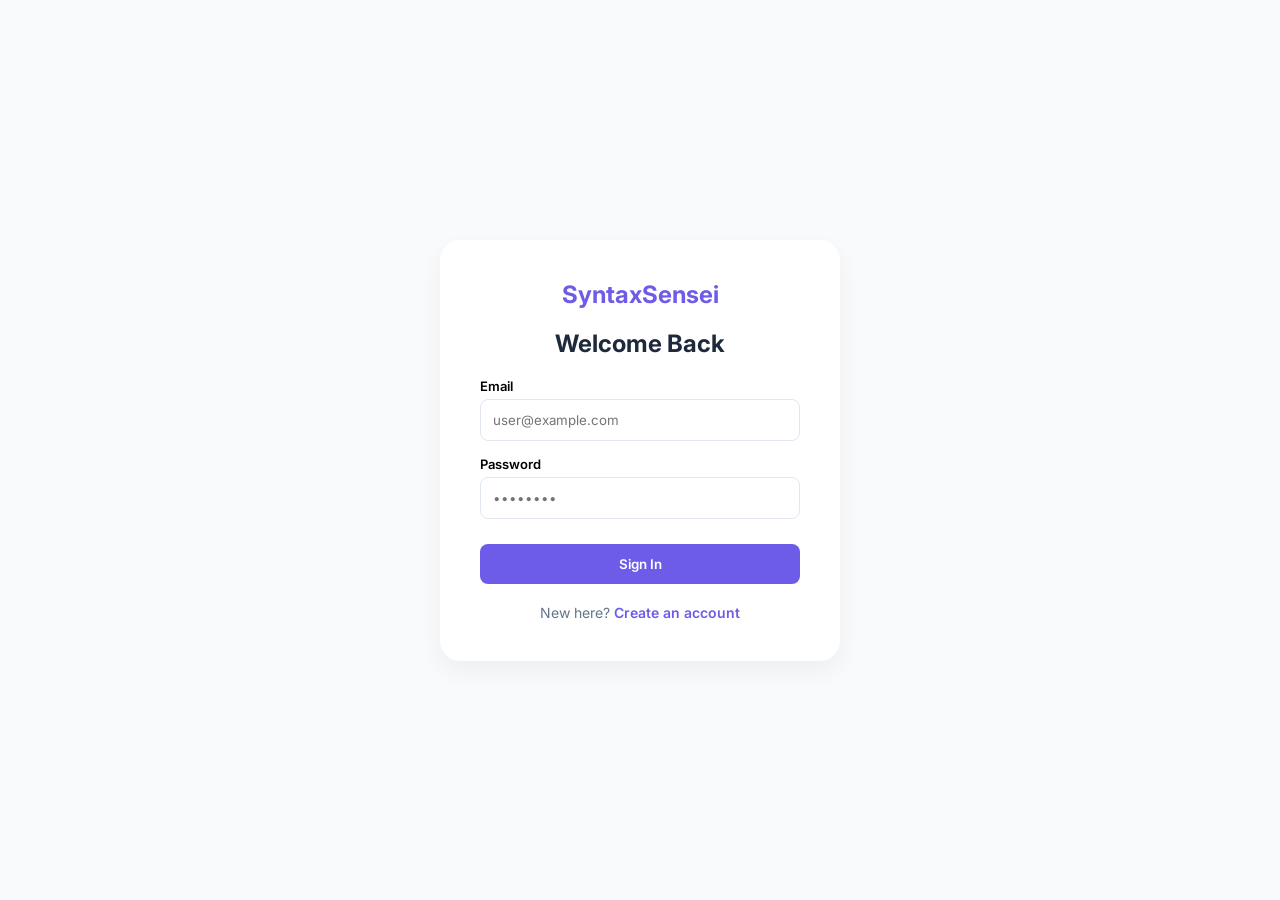
<file: auth.html>
<!DOCTYPE html>
<html lang="en">

<head>

    <meta charset="UTF-8">

    <meta name="viewport"
        content="width=device-width, initial-scale=1.0">

    <title>SyntaxSensei | Login</title>

    <link href="https://fonts.googleapis.com/css2?family=Inter:wght@400;600;700&display=swap"
        rel="stylesheet">

    <style>

        :root {

            --primary: #6c5ce7;
            --bg: #f9fafc;
            --text: #1e293b;

        }

        * {

            margin: 0;
            padding: 0;
            box-sizing: border-box;
            font-family: 'Inter', sans-serif;

        }

        body {

            background-color: var(--bg);

            display: flex;

            justify-content: center;

            align-items: center;

            min-height: 100vh;

        }

        .auth-card {

            background: white;

            width: 100%;

            max-width: 400px;

            padding: 40px;

            border-radius: 20px;

            box-shadow: 0 10px 25px rgba(0,0,0,0.05);

        }

        .logo {

            color: var(--primary);

            font-weight: 700;

            font-size: 24px;

            text-align: center;

            margin-bottom: 20px;

        }

        h2 {

            text-align: center;

            margin-bottom: 20px;

            color: var(--text);

        }

        .form-group {

            margin-bottom: 15px;

        }

        label {

            display: block;

            font-size: 13px;

            font-weight: 600;

            margin-bottom: 5px;

        }

        input {

            width: 100%;

            padding: 12px;

            border: 1px solid #e2e8f0;

            border-radius: 8px;

            outline: none;

        }

        input:focus {

            border-color: var(--primary);

        }

        .btn {

            width: 100%;

            padding: 12px;

            background: var(--primary);

            color: white;

            border: none;

            border-radius: 8px;

            font-weight: 600;

            cursor: pointer;

            margin-top: 10px;

        }

        .switch-link {

            text-align: center;

            margin-top: 20px;

            font-size: 14px;

            color: #64748b;

        }

        .switch-link span {

            color: var(--primary);

            cursor: pointer;

            font-weight: 600;

        }

        .hidden {

            display: none;

        }

        .error-msg {

            color: #ef4444;

            font-size: 12px;

            margin-top: 5px;

            display: none;

        }

    </style>

</head>

<body>

    <div class="auth-card">

        <div class="logo">
            SyntaxSensei
        </div>


        <!-- ================= LOGIN ================= -->

        <div id="login-section">

            <h2>Welcome Back</h2>

            <form id="loginForm">

                <div class="form-group">

                    <label>Email</label>

                    <input type="email"
                        id="loginEmail"
                        required
                        placeholder="user@example.com">

                </div>

                <div class="form-group">

                    <label>Password</label>

                    <input type="password"
                        id="loginPassword"
                        required
                        placeholder="••••••••">

                </div>

                <p id="loginError"
                    class="error-msg">
                </p>

                <button type="submit"
                    class="btn">

                    Sign In

                </button>

            </form>

            <p class="switch-link">

                New here?

                <span onclick="toggleAuth()">
                    Create an account
                </span>

            </p>

        </div>


        <!-- ================= SIGNUP ================= -->

        <div id="signup-section"
            class="hidden">

            <h2>Create Account</h2>

            <form id="signupForm">

                <div class="form-group">

                    <label>Full Name</label>

                    <input type="text"
                        id="signupName"
                        required
                        placeholder="Your Name">

                </div>

                <div class="form-group">

                    <label>Email</label>

                    <input type="email"
                        id="signupEmail"
                        required
                        placeholder="user@example.com">

                </div>

                <div class="form-group">

                    <label>Password</label>

                    <input type="password"
                        id="signupPassword"
                        required
                        placeholder="••••••••">

                </div>

                <button type="submit"
                    class="btn">

                    Register

                </button>

            </form>

            <p class="switch-link">

                Have an account?

                <span onclick="toggleAuth()">
                    Log in
                </span>

            </p>

        </div>

    </div>


    <!-- ================= SCRIPT ================= -->

    <script>

        // ================= TOGGLE ================= //

        function toggleAuth() {

            document.getElementById('login-section')
                .classList.toggle('hidden');

            document.getElementById('signup-section')
                .classList.toggle('hidden');

        }


        // ================= REGISTER USER ================= //

document.getElementById('signupForm')
.addEventListener('submit', async (e) => {

    e.preventDefault();

    const username =
        document.getElementById(
            'signupName'
        ).value;

    const email =
        document.getElementById(
            'signupEmail'
        ).value;

    const password =
        document.getElementById(
            'signupPassword'
        ).value;

    try {

        const response =
            await fetch(

                `http://127.0.0.1:8000/register?username=${encodeURIComponent(username)}&email=${encodeURIComponent(email)}&password=${encodeURIComponent(password)}`,

                {
                    method: 'POST'
                }

            );

        const data =
            await response.json();

        if (data.success) {

            alert(
                "Registration Successful!"
            );

            toggleAuth();

        } else {

            alert(
                data.message
            );

        }

    } catch (error) {

        console.error(error);

        alert(
            "Registration failed!"
        );

    }

});


        // ================= LOGIN USER ================= //

        document.getElementById('loginForm')
        .addEventListener('submit', async (e) => {

            e.preventDefault();

            const email =
                document.getElementById('loginEmail').value;

            const password =
                document.getElementById('loginPassword').value;

            // Generate username from email

            const username =
                email.split('@')[0];

            // Save session

            sessionStorage.setItem(
                'isLoggedIn',
                'true'
            );

            sessionStorage.setItem(
                'userName',
                username
            );

            sessionStorage.setItem(
                'userEmail',
                email
            );

            alert("Login Successful!");

            window.location.href = 'index.html';

        });

    </script>

</body>

</html>
</file>
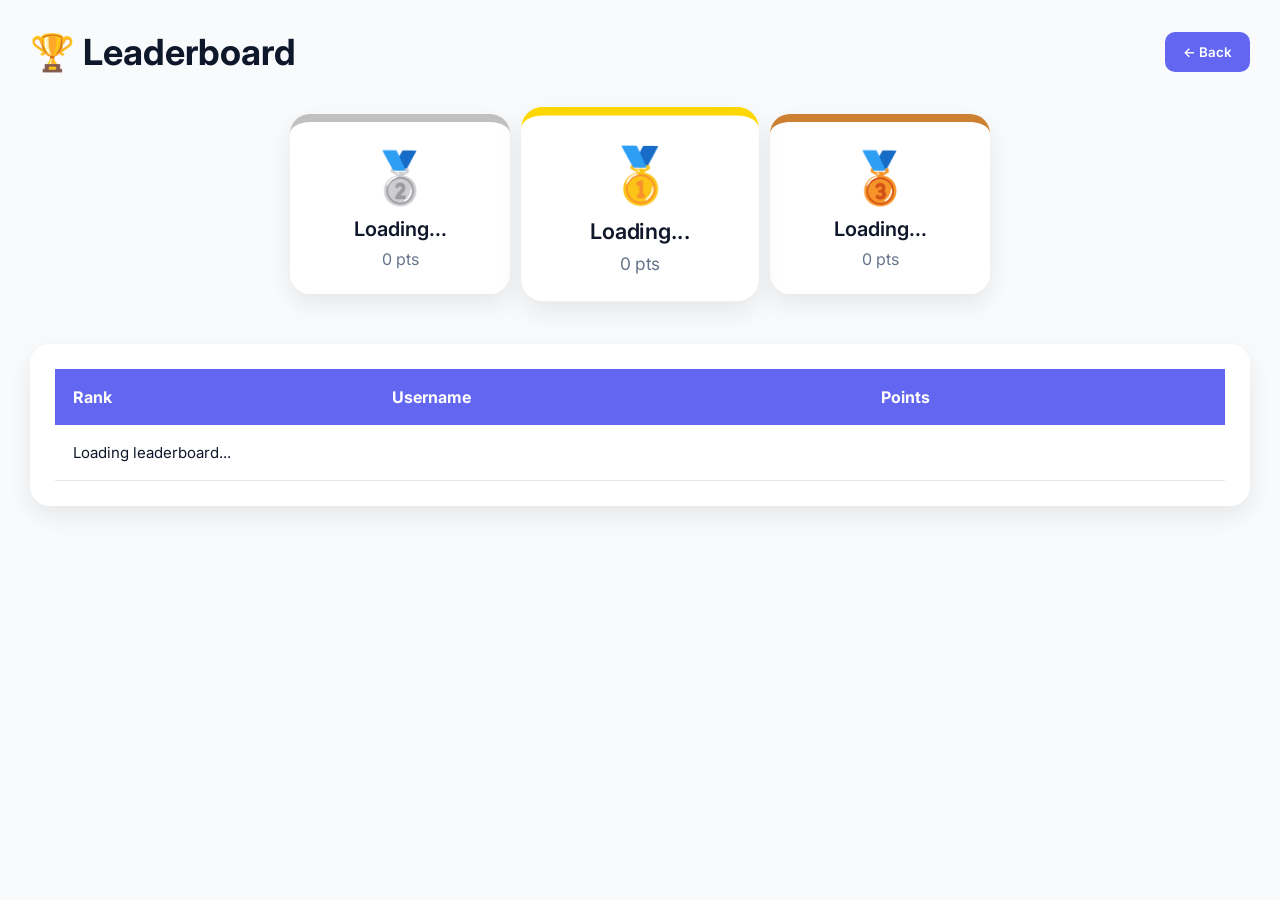
<file: leaderboard.html>
<!DOCTYPE html>
<html lang="en">

<head>

    <meta charset="UTF-8">

    <meta name="viewport"
        content="width=device-width, initial-scale=1.0">

    <title>Leaderboard | SyntaxSensei</title>

    <link rel="stylesheet"
        href="leaderboard.css">

    <link href="https://fonts.googleapis.com/css2?family=Inter:wght@300;400;500;600;700&display=swap"
        rel="stylesheet">

</head>

<body>

    <!-- ================= HEADER ================= -->

    <header class="leaderboard-header">

        <h1>

            🏆 Leaderboard

        </h1>

        <button id="backBtn">

            ← Back

        </button>

    </header>


    <!-- ================= TOP CARDS ================= -->

    <section class="top-ranks">

        <div class="top-card silver">

            <h2>🥈</h2>

            <p id="rank2Name">

                Loading...

            </p>

            <span id="rank2Score">

                0 pts

            </span>

        </div>

        <div class="top-card gold">

            <h2>🥇</h2>

            <p id="rank1Name">

                Loading...

            </p>

            <span id="rank1Score">

                0 pts

            </span>

        </div>

        <div class="top-card bronze">

            <h2>🥉</h2>

            <p id="rank3Name">

                Loading...

            </p>

            <span id="rank3Score">

                0 pts

            </span>

        </div>

    </section>


    <!-- ================= TABLE ================= -->

    <section class="leaderboard-table">

        <table>

            <thead>

                <tr>

                    <th>Rank</th>

                    <th>Username</th>

                    <th>Points</th>

                </tr>

            </thead>

            <tbody id="leaderboardBody">

                <tr>

                    <td colspan="3">

                        Loading leaderboard...

                    </td>

                </tr>

            </tbody>

        </table>

    </section>


    <!-- ================= SCRIPT ================= -->

    <script src="leaderboard.js"></script>

</body>

</html>
</file>
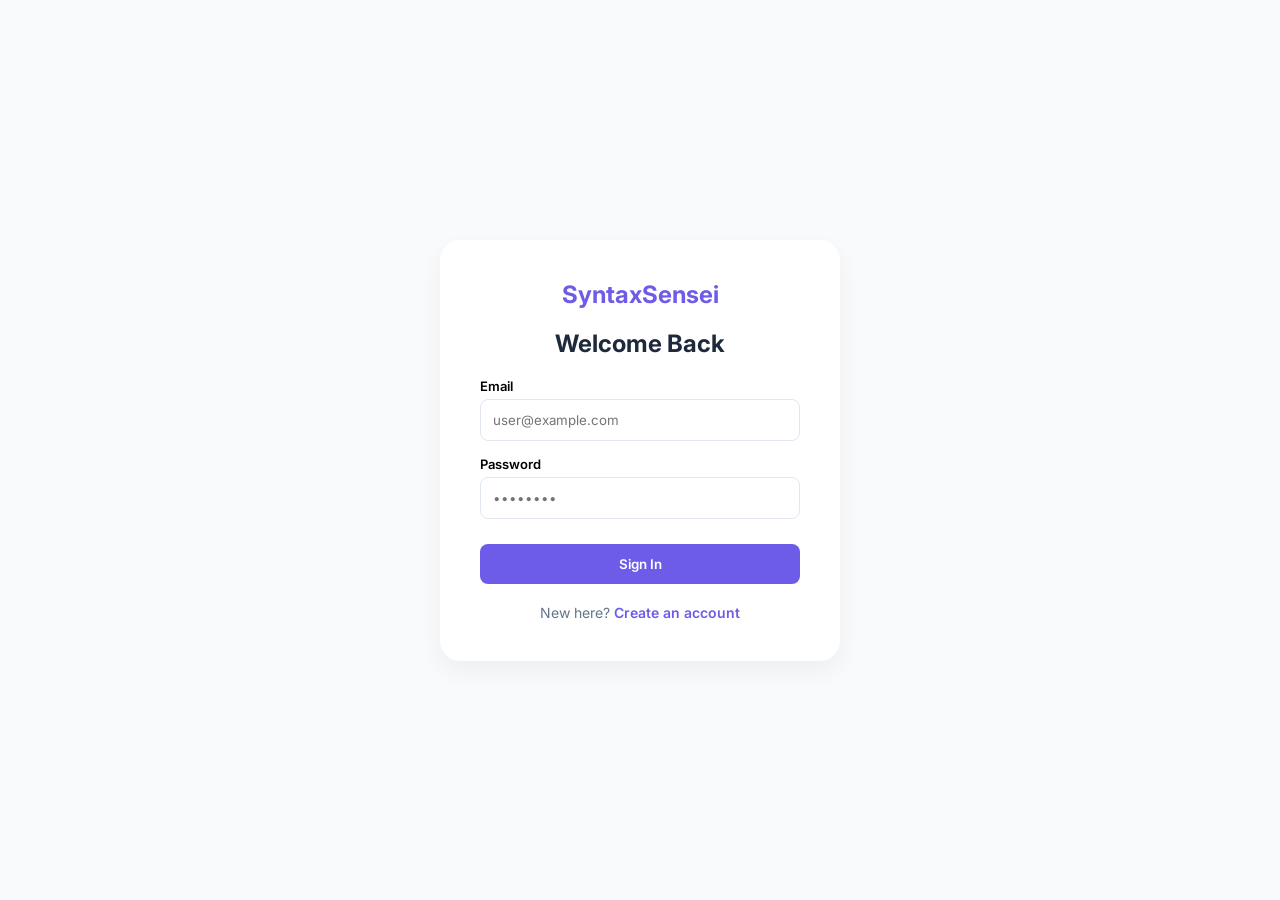
<file: tutor.html>
<!DOCTYPE html>
<html lang="en">
<head>
    <meta charset="UTF-8">
    <meta name="viewport" content="width=device-width, initial-scale=1.0">
    <title>SyntaxSensei | AI Tutor</title>
    <link href="https://fonts.googleapis.com/css2?family=Inter:wght@300;400;500;600;700&display=swap" rel="stylesheet">
    <style>
        :root {
            --primary: #6c5ce7;
            --primary-light: #a29bfe;
            --bg: #f9fafc;
            --text: #1e293b;
            --muted: #64748b;
            --border: #e2e8f0;
            --card: #ffffff;
            --success: #10b981;
            --danger: #ef4444;
        }

        * { margin: 0; padding: 0; box-sizing: border-box; font-family: 'Inter', sans-serif; }

        body { background: var(--bg); color: var(--text); min-height: 100vh; }

        /* ── NAVBAR ── */
        .navbar {
            display: flex;
            justify-content: space-between;
            align-items: center;
            padding: 16px 40px;
            background: white;
            border-bottom: 1px solid var(--border);
            position: sticky;
            top: 0;
            z-index: 100;
        }
        .logo { color: var(--primary); font-weight: 700; font-size: 20px; }
        .nav-links { display: flex; align-items: center; gap: 28px; }
        .nav-links a {
            text-decoration: none;
            color: var(--muted);
            font-size: 14px;
            font-weight: 500;
            cursor: pointer;
            transition: color 0.2s;
        }
        .nav-links a:hover, .nav-links a.active { color: var(--primary); }
        .back-btn {
            background: var(--primary);
            color: white;
            border: none;
            padding: 8px 18px;
            border-radius: 8px;
            font-size: 13px;
            font-weight: 600;
            cursor: pointer;
            text-decoration: none;
        }
        .back-btn:hover { opacity: 0.9; }

        /* ── PAGE HEADER ── */
        .page-header {
            background: linear-gradient(135deg, #6c5ce7 0%, #a29bfe 100%);
            color: white;
            padding: 40px;
            text-align: center;
        }
        .page-header h1 { font-size: 32px; font-weight: 700; margin-bottom: 8px; }
        .page-header p { font-size: 15px; opacity: 0.85; }

        /* ── TABS ── */
        .tabs-wrapper {
            display: flex;
            justify-content: center;
            background: white;
            border-bottom: 1px solid var(--border);
            padding: 0 40px;
            gap: 4px;
            overflow-x: auto;
        }
        .tab-btn {
            padding: 16px 24px;
            border: none;
            background: none;
            font-size: 14px;
            font-weight: 500;
            color: var(--muted);
            cursor: pointer;
            border-bottom: 3px solid transparent;
            white-space: nowrap;
            transition: all 0.2s;
        }
        .tab-btn:hover { color: var(--primary); }
        .tab-btn.active {
            color: var(--primary);
            border-bottom-color: var(--primary);
        }
        .tab-btn .tab-icon { margin-right: 6px; font-size: 16px; }

        /* ── CONTENT ── */
        .content { max-width: 800px; margin: 40px auto; padding: 0 20px 60px; }

        .tab-panel { display: none; }
        .tab-panel.active { display: block; }

        /* ── CARDS ── */
        .card {
            background: var(--card);
            border-radius: 16px;
            padding: 28px;
            border: 1px solid var(--border);
            margin-bottom: 20px;
        }
        .card h3 { font-size: 16px; font-weight: 600; margin-bottom: 16px; color: var(--text); }

        /* ── FORM ELEMENTS ── */
        .form-row { display: flex; gap: 12px; flex-wrap: wrap; margin-bottom: 14px; }
        .form-group { display: flex; flex-direction: column; gap: 6px; flex: 1; min-width: 160px; }
        .form-group label { font-size: 12px; font-weight: 600; color: var(--muted); text-transform: uppercase; letter-spacing: 0.5px; }

        input[type="text"], textarea, select {
            padding: 10px 14px;
            border: 1px solid var(--border);
            border-radius: 8px;
            font-size: 14px;
            font-family: 'Inter', sans-serif;
            color: var(--text);
            background: white;
            outline: none;
            transition: border-color 0.2s;
            width: 100%;
        }
        input[type="text"]:focus, textarea:focus, select:focus { border-color: var(--primary); }
        textarea { resize: vertical; min-height: 100px; }

        input[type="range"] {
            width: 100%;
            accent-color: var(--primary);
        }
        .range-label { font-size: 13px; color: var(--primary); font-weight: 600; margin-top: 4px; }

        /* ── BUTTONS ── */
        .btn {
            padding: 11px 24px;
            border-radius: 8px;
            font-size: 14px;
            font-weight: 600;
            cursor: pointer;
            border: none;
            transition: all 0.2s;
        }
        .btn-primary { background: var(--primary); color: white; }
        .btn-primary:hover { opacity: 0.9; }
        .btn-primary:disabled { opacity: 0.6; cursor: not-allowed; }

        /* ── RESULT BOX ── */
        .result-box {
            background: #f8fafc;
            border: 1px solid var(--border);
            border-radius: 10px;
            padding: 18px;
            margin-top: 16px;
            font-size: 14px;
            line-height: 1.7;
            color: var(--text);
            white-space: pre-wrap;
            max-height: 500px;
            overflow-y: auto;
            display: none;
        }
        .result-box.visible { display: block; }
        .result-box.error { color: var(--danger); border-color: #fecaca; background: #fff5f5; }

        /* ── LOADING SPINNER ── */
        .spinner {
            display: inline-block;
            width: 14px; height: 14px;
            border: 2px solid rgba(255,255,255,0.4);
            border-top-color: white;
            border-radius: 50%;
            animation: spin 0.7s linear infinite;
            margin-right: 6px;
            vertical-align: middle;
        }
        @keyframes spin { to { transform: rotate(360deg); } }

        /* ── QUIZ SPECIFIC ── */
        .quiz-question {
            background: white;
            border: 1px solid var(--border);
            border-radius: 10px;
            padding: 16px 20px;
            margin-bottom: 12px;
        }
        .quiz-question p { font-weight: 600; font-size: 14px; margin-bottom: 10px; }
        .quiz-option {
            display: flex;
            align-items: center;
            gap: 8px;
            padding: 6px 0;
            font-size: 14px;
            cursor: pointer;
        }
        .quiz-option input { accent-color: var(--primary); }
        .quiz-result-badge {
            display: inline-block;
            padding: 10px 20px;
            border-radius: 8px;
            font-weight: 600;
            font-size: 15px;
            margin-top: 12px;
            background: #ede9fe;
            color: var(--primary);
        }

        /* ── HIDDEN ── */
        .hidden { display: none !important; }

        /* ── LEVEL TOGGLE SECTIONS ── */
        .level-extras { transition: all 0.2s; }
    </style>
</head>
<body>

    <!-- NAVBAR -->
    <header class="navbar">
        <div class="logo">AI SyntaxSensei</div>
        <nav class="nav-links">
            <a href="index.html">Home</a>
            <a href="#">About Us</a>
            <a class="active">AI Tutor</a>
            <a href="index.html#challenges">Coding Challenges</a>
            <a href="index.html">Leaderboard</a>
        </nav>
        <a href="index.html" class="back-btn">← Back to Dashboard</a>
    </header>

    <!-- PAGE HEADER -->
    <div class="page-header">
        <h1>AI Tutor</h1>
        <p>Your personal AI-powered learning assistant — explain, quiz, generate MCQs, write and code</p>
    </div>

    <!-- TABS -->
    <div class="tabs-wrapper">
        <button class="tab-btn active" onclick="switchTab('explain', this)">
            <span class="tab-icon">📘</span> Explain
        </button>
        <button class="tab-btn" onclick="switchTab('mcq', this)">
            <span class="tab-icon">📝</span> MCQ Generator
        </button>
        <button class="tab-btn" onclick="switchTab('quiz', this)">
            <span class="tab-icon">🎯</span> Practice Quiz
        </button>
        <button class="tab-btn" onclick="switchTab('writing', this)">
            <span class="tab-icon">✍️</span> Writing Assistant
        </button>
        <button class="tab-btn" onclick="switchTab('code', this)">
            <span class="tab-icon">💻</span> Code Helper
        </button>
    </div>

    <!-- CONTENT -->
    <div class="content">

        <!-- ── EXPLAIN TAB ── -->
        <div class="tab-panel active" id="tab-explain">
            <div class="card">
                <h3>📘 Topic Explanation</h3>
                <div class="form-row">
                    <div class="form-group" style="flex:2">
                        <label>Topic</label>
                        <input type="text" id="exp-topic" placeholder="e.g. Photosynthesis, Recursion, World War 2">
                    </div>
                    <div class="form-group">
                        <label>Student Level</label>
                        <select id="exp-level" onchange="toggleExtras('exp')">
                            <option value="High School">High School</option>
                            <option value="Graduation">Graduation</option>
                        </select>
                    </div>
                </div>
                <div class="form-row level-extras" id="exp-extras">
                    <div class="form-group">
                        <label>Grade</label>
                        <select id="exp-grade">
                            <option>5th</option><option>6th</option><option>7th</option>
                            <option>8th</option><option>9th</option><option>10th</option>
                            <option>11th</option><option>12th</option>
                        </select>
                    </div>
                    <div class="form-group">
                        <label>Board</label>
                        <select id="exp-board">
                            <option>CBSE</option><option>ICSE</option><option>SSC</option>
                        </select>
                    </div>
                </div>
                <button class="btn btn-primary" id="exp-btn" onclick="runExplain()">
                    Generate Explanation
                </button>
                <div class="result-box" id="exp-result"></div>
            </div>
        </div>

        <!-- ── MCQ TAB ── -->
        <div class="tab-panel" id="tab-mcq">
            <div class="card">
                <h3>📝 MCQ Generator</h3>
                <div class="form-row">
                    <div class="form-group" style="flex:2">
                        <label>Topic</label>
                        <input type="text" id="mcq-topic" placeholder="e.g. Newton's Laws, Data Structures">
                    </div>
                    <div class="form-group">
                        <label>Student Level</label>
                        <select id="mcq-level" onchange="toggleExtras('mcq')">
                            <option value="High School">High School</option>
                            <option value="Graduation">Graduation</option>
                        </select>
                    </div>
                </div>
                <div class="form-row level-extras" id="mcq-extras">
                    <div class="form-group">
                        <label>Grade</label>
                        <select id="mcq-grade">
                            <option>5th</option><option>6th</option><option>7th</option>
                            <option>8th</option><option>9th</option><option>10th</option>
                            <option>11th</option><option>12th</option>
                        </select>
                    </div>
                    <div class="form-group">
                        <label>Board</label>
                        <select id="mcq-board">
                            <option>CBSE</option><option>ICSE</option><option>SSC</option>
                        </select>
                    </div>
                </div>
                <div class="form-group" style="margin-bottom:16px">
                    <label>Number of MCQs: <span id="mcq-count-label">5</span></label>
                    <input type="range" id="mcq-count" min="5" max="15" value="5"
                           oninput="document.getElementById('mcq-count-label').textContent = this.value">
                </div>
                <button class="btn btn-primary" id="mcq-btn" onclick="runMCQ()">
                    Generate MCQs
                </button>
                <div class="result-box" id="mcq-result"></div>
            </div>
        </div>

        <!-- ── QUIZ TAB ── -->
        <div class="tab-panel" id="tab-quiz">
            <div class="card">
                <h3>🎯 Quiz Competition</h3>
                <div class="form-row">
                    <div class="form-group">
                        <label>Grade</label>
                        <select id="quiz-grade">
                            <option>5th</option><option>6th</option><option>7th</option>
                            <option>8th</option><option>9th</option><option>10th</option>
                        </select>
                    </div>
                    <div class="form-group" style="flex:2">
                        <label>Topics (select multiple)</label>
                        <select id="quiz-topics" multiple style="min-height:90px">
                            <option value="Science">Science</option>
                            <option value="Social Studies">Social Studies</option>
                            <option value="Maths">Maths</option>
                            <option value="Computer">Computer</option>
                            <option value="English Grammar">English Grammar</option>
                        </select>
                        <span style="font-size:11px;color:var(--muted);margin-top:4px">Hold Ctrl / Cmd to select multiple</span>
                    </div>
                </div>
                <button class="btn btn-primary" id="quiz-gen-btn" onclick="generateQuiz()">
                    Generate Quiz
                </button>
            </div>

            <!-- Questions render here -->
            <div id="quiz-questions-wrapper" class="hidden">
                <div id="quiz-questions"></div>
                <button class="btn btn-primary" onclick="submitQuiz()" style="width:100%;margin-top:8px">
                    Submit Quiz
                </button>
                <div id="quiz-score" class="quiz-result-badge hidden"></div>
            </div>
        </div>

        <!-- ── WRITING TAB ── -->
        <div class="tab-panel" id="tab-writing">
            <div class="card">
                <h3>✍️ Writing Assistant</h3>
                <div class="form-row">
                    <div class="form-group" style="flex:2">
                        <label>Topic</label>
                        <input type="text" id="write-topic" placeholder="e.g. Climate Change, My School, Diwali">
                    </div>
                    <div class="form-group">
                        <label>Writing Type</label>
                        <select id="write-type">
                            <option>Essay</option><option>Letter</option>
                            <option>Paragraph</option><option>Report</option>
                        </select>
                    </div>
                </div>
                <div class="form-row">
                    <div class="form-group">
                        <label>Language</label>
                        <select id="write-lang">
                            <option>English</option><option>Hindi</option><option>Marathi</option>
                        </select>
                    </div>
                    <div class="form-group">
                        <label>Grade</label>
                        <select id="write-grade">
                            <option>5th</option><option>6th</option><option>7th</option>
                            <option>8th</option><option>9th</option><option>10th</option>
                            <option>11th</option><option>12th</option>
                        </select>
                    </div>
                    <div class="form-group">
                        <label>Board</label>
                        <select id="write-board">
                            <option>CBSE</option><option>ICSE</option><option>SSC</option>
                        </select>
                    </div>
                </div>
                <button class="btn btn-primary" id="write-btn" onclick="runWriting()">
                    Generate Writing
                </button>
                <div class="result-box" id="write-result"></div>
            </div>
        </div>

        <!-- ── CODE TAB ── -->
        <div class="tab-panel" id="tab-code">
            <div class="card">
                <h3>💻 Coding Assistant</h3>
                <div class="form-group" style="margin-bottom:14px">
                    <label>Paste Full Problem / Question</label>
                    <textarea id="code-question" rows="6"
                        placeholder="Paste the complete problem statement here...&#10;e.g. Given an array of integers, return the two sum indices..."></textarea>
                </div>
                <div class="form-group" style="margin-bottom:16px">
                    <label>Programming Language</label>
                    <select id="code-lang">
                        <option>Python</option><option>Java</option>
                        <option>C++</option><option>JavaScript</option>
                    </select>
                </div>
                <button class="btn btn-primary" id="code-btn" onclick="runCode()">
                    Generate Solution
                </button>
                <div class="result-box" id="code-result"></div>
            </div>
        </div>

    </div><!-- end .content -->

    <script>
        const API = 'http://127.0.0.1:8000';

        // ── AUTH GUARD ──
        if (sessionStorage.getItem('isLoggedIn') !== 'true') {
            window.location.href = 'auth.html';
        }

        // ── TAB SWITCHING ──
        function switchTab(name, btn) {
            document.querySelectorAll('.tab-panel').forEach(p => p.classList.remove('active'));
            document.querySelectorAll('.tab-btn').forEach(b => b.classList.remove('active'));
            document.getElementById('tab-' + name).classList.add('active');
            btn.classList.add('active');
        }

        // ── SHOW/HIDE GRADE+BOARD based on level ──
        function toggleExtras(prefix) {
            const level = document.getElementById(prefix + '-level').value;
            const extras = document.getElementById(prefix + '-extras');
            extras.classList.toggle('hidden', level !== 'High School');
        }

        // ── HELPER: set button loading state ──
        function setLoading(btnId, loading) {
            const btn = document.getElementById(btnId);
            if (loading) {
                btn.disabled = true;
                btn.innerHTML = '<span class="spinner"></span> Thinking...';
            } else {
                btn.disabled = false;
                btn.innerHTML = btn.dataset.label;
            }
        }

        // ── HELPER: show result ──
        function showResult(boxId, text, isError = false) {
            const box = document.getElementById(boxId);
            box.textContent = text;
            box.className = 'result-box visible' + (isError ? ' error' : '');
        }

        // Save original button labels on page load
        window.addEventListener('DOMContentLoaded', () => {
            ['exp-btn','mcq-btn','write-btn','code-btn','quiz-gen-btn'].forEach(id => {
                const el = document.getElementById(id);
                if (el) el.dataset.label = el.innerHTML;
            });
        });

        // ── EXPLAIN ──
        async function runExplain() {

    const topic =
        document
        .getElementById('exp-topic')
        .value
        .trim();

    const level =
        document
        .getElementById('exp-level')
        .value;

    const grade =
        document
        .getElementById('exp-grade')
        .value;

    const board =
        document
        .getElementById('exp-board')
        .value;

    if (!topic) {

        return alert(
            'Please enter a topic.'
        );

    }

    setLoading('exp-btn', true);

    try {

        const response =
            await fetch(

                `${API}/ask-ai?question=${encodeURIComponent(topic)}&level=${encodeURIComponent(level)}&grade=${encodeURIComponent(grade)}&board=${encodeURIComponent(board)}`

            );

        const data =
            await response.json();

        console.log(data);

        showResult(
            'exp-result',
            data.explanation
        );

    } catch (e) {

        console.error(e);

        showResult(
            'exp-result',
            '⚠️ Backend error',
            true
        );

    } finally {

        setLoading(
            'exp-btn',
            false
        );

    }

}

        // ── MCQ ──
      async function runMCQ() {

    const topic =
        document
        .getElementById('mcq-topic')
        .value
        .trim();

    const level =
        document
        .getElementById('mcq-level')
        .value;

    const grade =
        document
        .getElementById('mcq-grade')
        .value;

    const board =
        document
        .getElementById('mcq-board')
        .value;

    const numQuestions =
        document
        .getElementById('mcq-count')
        .value;

    if (!topic) {

        return alert(
            'Please enter a topic.'
        );

    }

    setLoading(
        'mcq-btn',
        true
    );

    try {

        const response =
            await fetch(

`${API}/generate-mcq?topic=${encodeURIComponent(topic)}&level=${encodeURIComponent(level)}&grade=${encodeURIComponent(grade)}&board=${encodeURIComponent(board)}&num_questions=${numQuestions}`

            );

        const data =
            await response.json();

        console.log(data);

        let output = "";

        data.quiz.forEach((q, index) => {

            output +=
                `${q.question}\n\n`;

            q.options.forEach((opt) => {

                output += `${opt}\n`;

            });

            output +=
                `\nAnswer: ${q.answer}\n\n`;

        });

        showResult(
            'mcq-result',
            output
        );

    } catch (e) {

        console.error(e);

        showResult(
            'mcq-result',
            '⚠️ Backend error',
            true
        );

    } finally {

        setLoading(
            'mcq-btn',
            false
        );

    }

}

        // ── QUIZ ──
        let quizData = [];


// ================= GENERATE QUIZ ================= //

async function generateQuiz() {

    const grade =
        document
        .getElementById('quiz-grade')
        .value;

    const topicSelect =
        document
        .getElementById('quiz-topics');

    const topics =
        Array.from(
            topicSelect.selectedOptions
        ).map(o => o.value);

    if (topics.length === 0) {

        return alert(
            'Please select at least one topic.'
        );

    }

    setLoading(
        'quiz-gen-btn',
        true
    );

    document
    .getElementById(
        'quiz-questions-wrapper'
    )
    .classList.add('hidden');

    document
    .getElementById(
        'quiz-score'
    )
    .classList.add('hidden');

    try {

        const topic =
            topics.join(", ");

        const res =
            await fetch(

`${API}/practice-quiz?topic=${encodeURIComponent(topic)}&level=High School&grade=${encodeURIComponent(grade)}&board=CBSE&num_questions=10`

            );

        const data =
            await res.json();

        console.log(data);

        quizData =
            data.quiz;

        renderQuiz(
            quizData
        );

    } catch (e) {

        console.error(e);

        alert(
            '⚠️ Backend error'
        );

    } finally {

        setLoading(
            'quiz-gen-btn',
            false
        );

    }

}

// ================= RENDER QUIZ ================= //

function renderQuiz(questions) {

    const container =
        document.getElementById(
            'quiz-questions'
        );

    container.innerHTML = '';

    questions.forEach((q, i) => {

        const div =
            document.createElement('div');

        div.className =
            'quiz-question';

        div.innerHTML =
            `<p>
                Q${i + 1}.
                ${q.question.replace(/^Q\d+\.\s*/, '')}
            </p>` +

            q.options.map(opt => `

                <label class="quiz-option">

                    <input
                        type="radio"
                        name="q${i}"
                        value="${opt}"
                    >

                    ${opt}

                </label>

            `).join('');

        container.appendChild(div);

    });

    document
    .getElementById(
        'quiz-questions-wrapper'
    )
    .classList.remove('hidden');

}


// ================= SUBMIT QUIZ ================= //

function submitQuiz() {

    let score = 0;

    let allAnswered = true;

    quizData.forEach((q, i) => {

        const selected =
            document.querySelector(
                `input[name="q${i}"]:checked`
            );

        if (!selected) {

            allAnswered = false;

            return;

        }

        const userOption =
            selected.value
            .trim()
            .toLowerCase();

        const correctOption =
            q.answer
            .trim()
            .toLowerCase();

        if (userOption === correctOption) {

            score++;

        }

    });

    if (!allAnswered) {

        return alert(
            '⚠️ Please answer all questions.'
        );

    }

    const scoreEl =
        document.getElementById(
            'quiz-score'
        );

    scoreEl.textContent =
        `✅ Your Score: ${score} / ${quizData.length}`;

    scoreEl.classList.remove(
        'hidden'
    );

    scoreEl.style.background =
        score >= quizData.length * 0.7
        ? '#d1fae5'
        : '#ede9fe';

    scoreEl.style.color =
        score >= quizData.length * 0.7
        ? '#065f46'
        : '#6c5ce7';

}

        // ── WRITING ──
        async function runWriting() {

    const topic =
        document
        .getElementById('write-topic')
        .value
        .trim();

    if (!topic) {

        return alert(
            'Please enter a topic.'
        );

    }

    setLoading(
        'write-btn',
        true
    );

    try {

        const writingType =
            document
            .getElementById('write-type')
            .value;

        const language =
            document
            .getElementById('write-lang')
            .value;

        const grade =
            document
            .getElementById('write-grade')
            .value;

        const board =
            document
            .getElementById('write-board')
            .value;

        const response =
            await fetch(

`${API}/writing-helper?topic=${encodeURIComponent(topic)}&writing_type=${encodeURIComponent(writingType)}&language=${encodeURIComponent(language)}&grade=${encodeURIComponent(grade)}&board=${encodeURIComponent(board)}`

            );

        const data =
            await response.json();

        showResult(
            'write-result',
            data.response
        );

    } catch (e) {

        console.error(e);

        showResult(
            'write-result',
            '⚠️ Backend error',
            true
        );

    } finally {

        setLoading(
            'write-btn',
            false
        );

    }

}

        // ── CODE ──
        async function runCode() {

    const question =
        document
        .getElementById('code-question')
        .value
        .trim();

    if (!question) {

        return alert(
            'Please paste a problem first.'
        );

    }

    setLoading(
        'code-btn',
        true
    );

    try {

        const language =
            document
            .getElementById('code-lang')
            .value;

        const response =
            await fetch(

`${API}/code-helper?topic=${encodeURIComponent(question)}&language=${encodeURIComponent(language)}`

            );

        const data =
            await response.json();

        showResult(
            'code-result',
            data.response
        );

    } catch (e) {

        console.error(e);

        showResult(
            'code-result',
            '⚠️ Backend error',
            true
        );

    } finally {

        setLoading(
            'code-btn',
            false
        );

    }

}

    </script>
</body>
</html>
</file>
<file: leaderboard.css>
/* ================= GLOBAL ================= */

* {

    margin: 0;

    padding: 0;

    box-sizing: border-box;

    font-family: 'Inter', sans-serif;

}

body {

    background: #f8fafc;

    color: #0f172a;

    padding: 30px;

}


/* ================= HEADER ================= */

.leaderboard-header {

    display: flex;

    justify-content: space-between;

    align-items: center;

    margin-bottom: 40px;

}

.leaderboard-header h1 {

    font-size: 36px;

    font-weight: 700;

}

#backBtn {

    padding: 12px 18px;

    border: none;

    border-radius: 10px;

    background: #6366f1;

    color: white;

    font-weight: 600;

    cursor: pointer;

    transition: 0.3s;

}

#backBtn:hover {

    background: #4f46e5;

}


/* ================= TOP RANKS ================= */

.top-ranks {

    display: flex;

    justify-content: center;

    align-items: end;

    gap: 20px;

    margin-bottom: 50px;

    flex-wrap: wrap;

}

.top-card {

    width: 220px;

    background: white;

    border-radius: 20px;

    padding: 25px;

    text-align: center;

    box-shadow: 0 10px 25px rgba(0,0,0,0.08);

    transition: 0.3s;

}

.top-card:hover {

    transform: translateY(-5px);

}

.top-card h2 {

    font-size: 50px;

    margin-bottom: 10px;

}

.top-card p {

    font-size: 20px;

    font-weight: 600;

    margin-bottom: 8px;

}

.top-card span {

    font-size: 16px;

    color: #64748b;

}


/* ================= SPECIAL COLORS ================= */

.gold {

    border-top: 8px solid gold;

    transform: scale(1.08);

}

.silver {

    border-top: 8px solid silver;

}

.bronze {

    border-top: 8px solid #cd7f32;

}


/* ================= TABLE ================= */

.leaderboard-table {

    background: white;

    border-radius: 20px;

    padding: 25px;

    box-shadow: 0 10px 25px rgba(0,0,0,0.08);

    overflow-x: auto;

}

table {

    width: 100%;

    border-collapse: collapse;

}

thead {

    background: #6366f1;

    color: white;

}

thead th {

    padding: 18px;

    text-align: left;

    font-size: 16px;

}

tbody tr {

    border-bottom: 1px solid #e2e8f0;

    transition: 0.2s;

}

tbody tr:hover {

    background: #f8fafc;

}

tbody td {

    padding: 18px;

    font-size: 15px;

}


/* ================= CURRENT USER ================= */

.current-user {

    background: #eef2ff !important;

    font-weight: 600;

}


/* ================= RESPONSIVE ================= */

@media (max-width: 768px) {

    body {

        padding: 15px;

    }

    .leaderboard-header h1 {

        font-size: 28px;

    }

    .top-card {

        width: 100%;

    }

}
</file>
